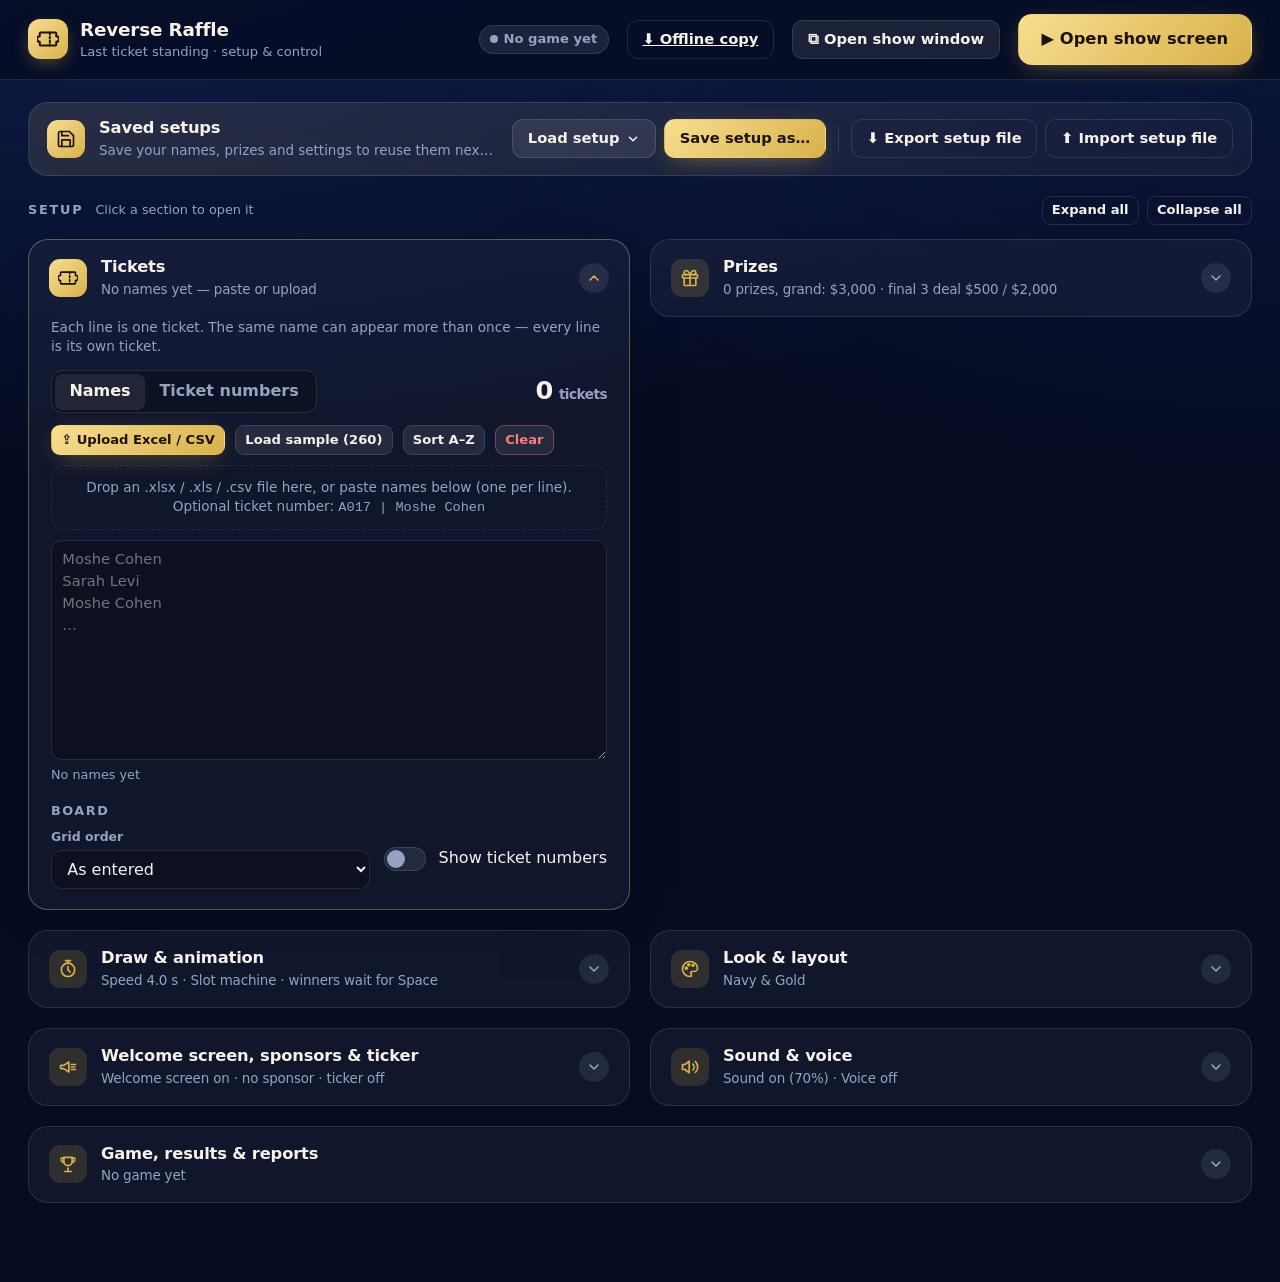
<file: index.html>
<!doctype html>
<html lang="en">
<head>
<meta charset="utf-8">
<meta name="viewport" content="width=device-width,initial-scale=1">
<title>Reverse Raffle — Live Draw</title>
<meta name="description" content="A modern reverse raffle (last ticket standing) for the big screen: prize calls, Final Three Deal, grand prize.">
<link rel="stylesheet" href="styles.css">
</head>
<body data-theme="navy">
<!-- ===================== SETUP ===================== -->
<div id="setup">
  <header class="su-head">
    <div class="brand">
      <div class="brand-mark"><svg width="22" height="22" viewBox="0 0 24 24" fill="none" stroke="currentColor" stroke-width="2.2" stroke-linecap="round" stroke-linejoin="round"><path d="M3 9a2 2 0 0 0 0 6v3a1 1 0 0 0 1 1h16a1 1 0 0 0 1-1v-3a2 2 0 0 0 0-6V6a1 1 0 0 0-1-1H4a1 1 0 0 0-1 1z"/><path d="M14 5v14" stroke-dasharray="2 2.5"/></svg></div>
      <div><h1>Reverse Raffle</h1><p>Last ticket standing · setup &amp; control</p></div>
    </div>
    <span class="pill" id="gamePill"><span class="dot"></span><span id="gamePillText">No game yet</span></span>
    <span class="pill hidden" id="displayPill"><span class="dot"></span>Show window connected</span>
    <a class="btn ghost hidden" id="dlOffline" href="reverse-raffle.html" download="reverse-raffle.html" title="One file that works with no internet">⬇ Offline copy</a>
    <button class="btn" id="btnPopout" title="Open the show in its own window for the projector; keep these controls on the laptop">⧉ Open show window</button>
    <button class="btn primary lg" id="btnOpenShow">▶ Open show screen</button>
  </header>

  <div class="livebar hidden" id="livebar">
    <div class="card">
      <span class="pill" id="lbPhase"><span class="dot"></span><span>Paused</span></span>
      <span class="lstat">Called <b id="lbCalled">0</b> <span>/</span> Remaining <b id="lbRem">0</b></span>
      <span class="lstat" id="lbNext"></span>
      <button class="btn primary" data-cmd="toggle" id="lbPlay">▶ Start</button>
      <button class="btn" data-cmd="next" title="Call one name now (N)">Call next</button>
      <div class="lspeed"><span class="hint">Speed</span><input type="range" id="lbSpeed" min="0.3" max="10" step="0.1"><b id="lbSpeedV">4.0s</b></div>
      <button class="btn" data-cmd="rebuy">Re-buy / remove…</button>
      <button class="btn" data-cmd="undo">↶ Undo</button>
      <button class="btn" data-cmd="report">Report</button>
      <button class="btn restart" data-cmd="restart" title="Start this draw over from the beginning with the same tickets, prizes and settings">↻ Restart game (same settings)</button>
    </div>
  </div>

  <main class="su-main">
    <section class="setups-bar" id="setupsBar" aria-label="Saved setups">
      <div class="sb-id">
        <span class="sb-ic"><svg viewBox="0 0 24 24" fill="none" stroke="currentColor" stroke-width="2" stroke-linecap="round" stroke-linejoin="round"><path d="M19 21H5a2 2 0 0 1-2-2V5a2 2 0 0 1 2-2h11l5 5v11a2 2 0 0 1-2 2z"/><path d="M17 21v-8H7v8M7 3v5h8"/></svg></span>
        <span class="sb-tt"><b>Saved setups</b><span class="sb-cur" id="setupCur">Not saved yet</span></span>
      </div>
      <div class="sb-acts">
        <div class="sb-load">
          <button type="button" class="btn" id="btnLoadSetup" aria-haspopup="true" aria-expanded="false">Load setup <svg class="sb-caret" viewBox="0 0 24 24" fill="none" stroke="currentColor" stroke-width="2.6" stroke-linecap="round" stroke-linejoin="round"><path d="m6 9 6 6 6-6"/></svg></button>
          <div class="sb-menu hidden" id="setupMenu" role="menu"></div>
        </div>
        <button type="button" class="btn primary" id="btnSaveSetup">Save setup as…</button>
        <span class="sb-sep"></span>
        <button type="button" class="btn ghost" id="btnExportSetup" title="Download this setup as a file to use on another laptop or in the offline copy">⬇ Export setup file</button>
        <button type="button" class="btn ghost" id="btnImportSetup" title="Open a setup file (.json)">⬆ Import setup file</button>
        <input type="file" id="inSetupFile" accept=".json,application/json" class="hidden">
      </div>
    </section>
    <div class="acc-bar" id="accBar">
      <span class="acc-bar-t">Setup</span>
      <span class="hint">Click a section to open it</span>
      <span class="acc-bar-btns"><button type="button" class="btn sm ghost" id="btnExpandAll">Expand all</button><button type="button" class="btn sm ghost" id="btnCollapseAll">Collapse all</button></span>
    </div>
    <!-- tickets -->
    <section class="card" id="cardTickets">
      <h2><span class="num">1</span>Tickets</h2>
      <p class="sub">Each line is one ticket. The same name can appear more than once — every line is its own ticket.</p>
      <div class="row" style="justify-content:space-between">
        <div class="seg" id="modeSeg"><button data-mode="names">Names</button><button data-mode="numbers">Ticket numbers</button></div>
        <div class="count-big" id="ticketCount">0<small>tickets</small></div>
      </div>
      <div id="namesPane">
        <div class="row" style="margin-top:12px">
          <label class="btn primary sm" for="fileIn">⇪ Upload Excel / CSV</label>
          <input type="file" id="fileIn" accept=".xlsx,.xls,.csv,.ods,.txt" hidden>
          <button class="btn sm" id="btnSample">Load sample (260)</button>
          <button class="btn sm" id="btnSortAZ">Sort A–Z</button>
          <button class="btn sm danger" id="btnClearNames">Clear</button>
        </div>
        <div class="picker hidden" id="picker"></div>
        <div class="drop" id="drop" style="margin-top:10px">Drop an .xlsx / .xls / .csv file here, or paste names below (one per line). Optional ticket number: <code>A017 | Moshe Cohen</code></div>
        <textarea id="namesText" spellcheck="false" placeholder="Moshe Cohen&#10;Sarah Levi&#10;Moshe Cohen&#10;…" style="margin-top:10px"></textarea>
        <div class="hint" id="namesInfo"></div>
      </div>
      <div id="numbersPane" class="hidden">
        <p class="hint" style="margin-top:12px">Add one or more ticket sequences. Mark a sequence <b>Exclude</b> to take out unsold tickets (e.g. A141–A150).</p>
        <div class="seqrow seqhead"><span>Prefix</span><span>From</span><span>To</span><span>Digits</span><span>Colour</span><span>Exclude</span><span></span></div>
        <div id="seqRows"></div>
        <div class="row"><button class="btn sm" id="btnAddSeq">+ Add sequence</button><span class="hint" id="seqInfo"></span></div>
      </div>
      <h3>Board</h3>
      <div class="row">
        <label class="field"><span>Grid order</span><select id="gridOrder"><option value="entered">As entered</option><option value="alpha">A–Z</option><option value="shuffle">Shuffled</option></select></label>
        <label class="switch" id="showNoWrap"><input type="checkbox" id="showNumbers"> Show ticket numbers</label>
      </div>
      <div class="hint warn hidden" id="namesLocked" style="margin-top:10px"></div>
    </section>

    <!-- prizes -->
    <section class="card" id="cardPrizes">
      <h2><span class="num">2</span>Prizes</h2>
      <p class="sub">A prize goes to the ticket called at that call number. Example: call #20 wins a $50 gift card.</p>
      <div class="row">
        <label class="field" style="flex:2"><span>Prize list</span><select id="listSel"></select></label>
        <button class="btn sm" id="btnListNew">New</button>
        <button class="btn sm" id="btnListDup">Duplicate</button>
        <button class="btn sm" id="btnListRen">Rename</button>
        <button class="btn sm danger" id="btnListDel">Delete</button>
      </div>
      <div class="plist" id="prizeRows" style="margin-top:12px"></div>
      <div class="row" style="margin-top:10px">
        <button class="btn sm primary" id="btnAddPrize">+ Add prize</button>
        <button class="btn sm" id="btnSortPrizes">Sort by call #</button>
        <button class="btn sm danger" id="btnClearPrizes">Clear list</button>
        <span class="hint" id="prizeSummary"></span>
      </div>
      <h3>Quick generator</h3>
      <div class="row">
        <label class="field" style="min-width:90px"><span>Every</span><input type="number" id="genEvery" min="1" value="20"></label>
        <label class="field" style="min-width:90px"><span>Starting at call #</span><input type="number" id="genStart" min="1" value="20"></label>
        <label class="field" style="min-width:90px"><span>Up to call #</span><input type="number" id="genEnd" min="1" placeholder="auto"></label>
        <label class="field" style="flex:2"><span>Prize text ({n} = prize no., {call} = call no.)</span><input type="text" id="genText" value="Prize #{n}"></label>
        <button class="btn sm" id="btnGen" style="align-self:flex-end">Generate</button>
      </div>
      <h3>Finale</h3>
      <div class="row">
        <label class="field" style="flex:2"><span>Grand prize (“Play for it all” amount)</span><input type="text" id="grandPrize" placeholder="e.g. $3,000"></label>
        <label class="field" style="min-width:110px;flex:0 0 120px"><span>Finalists (last N)</span><input type="number" id="finalists" min="0" max="50"></label>
      </div>
      <div class="row">
        <label class="switch"><input type="checkbox" id="splitOn"> Offer the finalists the <b id="dealNameL">Final Three Deal</b></label>
      </div>
      <div class="row" id="dealRow">
        <label class="field"><span>Deal: each runner-up gets</span><input type="text" id="dealRunner" placeholder="e.g. $500"></label>
        <label class="field"><span>Deal: last one standing gets</span><input type="text" id="dealWinner" placeholder="e.g. $2,000"></label>
      </div>
      <div class="row"><label class="field"><span>Deal question on screen</span><input type="text" id="splitPrompt"></label></div>
      <div class="hint deal-prev" id="dealPreview"></div>
    </section>

    <!-- draw -->
    <section class="card" id="cardDraw">
      <h2><span class="num">3</span>Draw &amp; animation</h2>
      <p class="sub">Speed can also be changed live during the show (<span class="kbd">↑</span> <span class="kbd">↓</span> or <span class="kbd">+</span> <span class="kbd">−</span>).</p>
      <div class="row">
        <label class="field" style="flex:3"><span>Seconds between calls</span><input type="range" id="speedR" min="0.3" max="10" step="0.1"></label>
        <label class="field" style="flex:0 0 100px"><span>&nbsp;</span><input type="number" id="speedN" min="0.05" max="60" step="0.1"></label>
      </div>
      <div class="row">
        <label class="switch"><input type="checkbox" id="finalOn"> Slower final stretch</label>
        <label class="field" style="flex:0 0 120px"><span>Last … tickets</span><input type="number" id="finalLast" min="2"></label>
        <label class="field" style="flex:0 0 120px"><span>Seconds per call</span><input type="number" id="finalSpeed" min="0.05" step="0.5"></label>
      </div>
      <h3>When a prize is won</h3>
      <div class="row">
        <div class="seg" id="winPauseSeg"><button data-v="space">Wait for SPACE</button><button data-v="timed">Pause for seconds</button></div>
        <label class="field" style="flex:0 0 120px" id="winSecWrap"><span>Seconds</span><input type="number" id="winSec" min="0.2" step="0.5"></label>
      </div>
      <div class="row">
        <label class="switch"><input type="checkbox" id="suspense"> Extra suspense (drumroll) on prize calls</label>
      </div>
      <h3>Countdown</h3>
      <div class="row">
        <label class="field" style="flex:0 0 140px"><span>Pre-draw countdown (s)</span><input type="number" id="countdown" min="0" max="10"></label>
        <label class="switch"><input type="checkbox" id="cdPrize"> Also before each prize call</label>
      </div>
      <h3>Call animation</h3>
      <div class="anims" id="anims"></div>
    </section>

    <!-- look -->
    <section class="card" id="cardLook">
      <h2><span class="num">4</span>Look &amp; layout</h2>
      <p class="sub">Shown on the big screen.</p>
      <div class="row"><label class="field"><span>Event title</span><input type="text" id="title" placeholder="e.g. Annual Dinner Reverse Raffle"></label></div>
      <div class="row"><label class="field"><span>Subtitle (optional)</span><input type="text" id="subtitle" placeholder="e.g. Chabad of Akron · 5787"></label></div>
      <h3>Theme</h3>
      <div class="themes" id="themes"></div>
      <div class="row" style="margin-top:10px"><label class="switch"><input type="checkbox" id="bgAnim"> Animated background glow</label></div>
      <h3>Images</h3>
      <div class="row imgslot"><div class="thumb" id="thLogo"></div><div><b>Logo</b><div class="row"><label class="btn sm" for="inLogo">Upload</label><input type="file" id="inLogo" accept="image/*" hidden><button class="btn sm ghost" data-clear="logo">Remove</button><select id="logoPos"><option value="left">Header left</option><option value="right">Header right</option></select><label class="switch"><input type="checkbox" id="logoWhite"> Show logo in white</label></div><div class="hint">“Show logo in white” turns a dark logo white so it shows up on a dark screen.</div></div></div>
      <div class="row imgslot"><div class="thumb" id="thBg"></div><div style="flex:1"><b>Background image</b><div class="row"><label class="btn sm" for="inBg">Upload</label><input type="file" id="inBg" accept="image/*" hidden><button class="btn sm ghost" data-clear="bg">Remove</button><span class="hint">Dim</span><input type="range" id="bgDim" min="0" max="0.95" step="0.05" style="width:120px"></div></div></div>
      <h3>Layout</h3>
      <div class="row">
        <div class="field" style="flex:0 0 auto"><span>Big “just called” name</span><div class="seg" id="namePosSeg"><button type="button" data-v="top">Top</button><button type="button" data-v="center">Center of the board</button></div></div>
      </div>
      <div class="row">
        <label class="switch"><input type="checkbox" id="bigBoard"> Big Board only (no animation, full-screen grid)</label>
      </div>
      <div class="row">
        <label class="field"><span>Animation area size</span><input type="range" id="stageShare" min="12" max="42" step="1"></label>
        <label class="field" style="flex:0 0 170px"><span>Winners panel</span><select id="winnersPanel"><option value="side">Side panel</option><option value="top">Across the top</option><option value="both">Top + side</option><option value="off">Off</option></select></label>
      </div>
    </section>

    <!-- ads -->
    <section class="card" id="cardAds">
      <h2><span class="num">5</span>Welcome screen, sponsors &amp; ticker</h2>
      <p class="sub">Promote sponsors before, during and after the draw. Press <span class="kbd">W</span> on the show to bring up the welcome screen any time.</p>
      <h3>Welcome / idle screen</h3>
      <div class="row imgslot"><div class="thumb" id="thWelcome"></div><div><b>Welcome image</b> <span class="hint">(logo or sponsor; uses the logo if empty)</span><div class="row"><label class="btn sm" for="inWelcome">Upload</label><input type="file" id="inWelcome" accept="image/*" hidden><button class="btn sm ghost" data-clear="welcome">Remove</button></div></div></div>
      <div class="row"><label class="field"><span>Welcome headline</span><input type="text" id="welTitle" placeholder="(uses the event title)"></label><label class="field"><span>Line under it</span><input type="text" id="welSub"></label></div>
      <div class="row">
        <label class="switch"><input type="checkbox" id="welBefore"> Before the draw</label>
        <label class="switch"><input type="checkbox" id="welPaused"> While paused, after</label>
        <input type="number" id="welPausedSec" min="3" style="width:80px"> <span class="hint">seconds</span>
        <label class="switch"><input type="checkbox" id="welAfter"> After the draw</label>
      </div>
      <h3>Sponsor panel</h3>
      <div class="row imgslot"><div class="thumb" id="thSponsor"></div><div><b>Sponsor image</b><div class="row"><label class="btn sm" for="inSponsor">Upload</label><input type="file" id="inSponsor" accept="image/*" hidden><button class="btn sm ghost" data-clear="sponsor">Remove</button>
        <select id="sponsorPos"><option value="off">Hidden</option><option value="left">Left side</option><option value="right">Right side</option></select>
        <select id="sponsorSize"><option value="small">Small</option><option value="large">Large</option></select></div></div></div>
      <h3>News ticker</h3>
      <div class="row"><label class="switch"><input type="checkbox" id="tickOn"> Show a ticker along the bottom</label></div>
      <div class="row"><label class="field"><span>Ticker text</span><input type="text" id="tickText" placeholder="Thank you to our sponsors …"></label></div>
      <div class="row">
        <label class="field" style="flex:0 0 120px"><span>Font size</span><input type="number" id="tickSize" min="1" max="8" step="0.2"></label>
        <label class="field" style="flex:0 0 120px"><span>Speed</span><select id="tickSpeed"><option value="slow">Slow</option><option value="med">Medium</option><option value="fast">Fast</option></select></label>
        <label class="field" style="flex:0 0 70px"><span>Text</span><input type="color" id="tickFg"></label>
        <label class="field" style="flex:0 0 70px"><span>Background</span><input type="color" id="tickBg"></label>
      </div>
    </section>

    <!-- sound -->
    <section class="card" id="cardSound">
      <h2><span class="num">6</span>Sound &amp; voice</h2>
      <p class="sub">All sounds are generated live — no files needed.</p>
      <div class="row"><label class="switch"><input type="checkbox" id="soundOn"> Sound effects (ticks, drumroll, fanfare)</label><button class="btn sm" id="btnTestSound">Test</button></div>
      <div class="row"><label class="field"><span>Volume</span><input type="range" id="volume" min="0" max="1" step="0.05"></label></div>
      <div class="row"><label class="switch"><input type="checkbox" id="ttsOn"> Read each called name aloud</label><button class="btn sm" id="btnTestVoice">Test</button></div>
      <div class="row">
        <label class="field" style="flex:2"><span>Voice</span><select id="ttsVoice"><option value="">Default voice</option></select></label>
        <label class="field"><span>Rate</span><input type="range" id="ttsRate" min="0.6" max="1.6" step="0.05"></label>
      </div>
      <div class="row"><label class="switch"><input type="checkbox" id="ttsOnlyWinners"> Only read winners aloud</label></div>
    </section>

    <!-- game -->
    <section class="card wide" id="cardGame">
      <h2><span class="num">7</span>Game, results &amp; reports</h2>
      <p class="sub" id="gameSummary">No game in progress. Press “Open show screen” to start a new draw with the tickets above.</p>
      <div class="row">
        <button class="btn primary" id="btnOpenShow2">▶ Open show screen</button>
        <button class="btn restart" data-cmd="restart" id="btnRestart" title="Start this draw over from the beginning with the same tickets, prizes and settings">↻ Restart game (same settings)</button>
        <button class="btn" data-cmd="undo">↶ Undo last action</button>
        <button class="btn" data-cmd="rebuy">Re-buy / remove…</button>
        <button class="btn" data-cmd="report">View / print draw report</button>
        <button class="btn" id="btnExport">⬇ Results CSV</button>
        <button class="btn" id="btnExportAudit">⬇ Audit log CSV</button>
        <button class="btn danger" id="btnReset" title="Clear the draw and go back to setup">Reset game…</button>
      </div>
      <table class="wtable" id="winTable"></table>
      <h3>Keyboard on the show screen</h3>
      <p class="hint"><span class="kbd">Space</span> pause / continue · <span class="kbd">N</span> call next · <span class="kbd">F</span> full screen · <span class="kbd">↑</span>/<span class="kbd">↓</span> or <span class="kbd">+</span>/<span class="kbd">−</span> speed · <span class="kbd">U</span> undo · <span class="kbd">R</span> re-buy · <span class="kbd">W</span> welcome screen · <span class="kbd">E</span> back to setup · <span class="kbd">M</span> sound · <span class="kbd">V</span> voice · <span class="kbd">D</span>/<span class="kbd">P</span> Final Three Deal: take the deal / play for it all · <span class="kbd">?</span> help</p>
      <div class="factory">
        <h3>Factory reset</h3>
        <p class="hint">Restores every setting to the defaults this app ships with: names, prizes, saved setups, images, colors, text, sounds and the current game. This is not “Restart game (same settings)”, which keeps all of that and only starts the draw over.</p>
        <button type="button" class="btn danger fill" id="btnFactory">Factory reset — restore all default settings</button>
      </div>
    </section>
  </main>
</div>

<!-- ===================== SHOW ===================== -->
<div id="show" class="hidden">
  <div class="bg-layer"><div class="bg-img" id="bgImg"></div><div class="bg-aurora"></div><div class="bg-dim" id="bgDimL"></div></div>
  <header class="s-head" id="sHead">
    <div class="s-brand"><img id="sLogo" alt="" class="hidden"><div class="s-title" id="sTitle"></div></div>
    <div class="s-wtop" id="sWinTop"></div>
    <div class="s-chip" id="sChip"><span class="dot"></span><span id="sChipT">Ready</span></div>
  </header>
  <div class="s-board" id="sBoard">
    <aside class="s-sponsor s-panel hidden" id="sSpL"><img alt="Sponsor"></aside>
    <div class="s-maincol" id="sMain">
      <div class="s-stage-row" id="sStageRow">
        <div class="s-panel s-stage" id="sStage"><div class="lever" id="sLever" aria-hidden="true"><div class="lever-slot"></div><div class="lever-arm" id="sLeverArm"></div><div class="lever-knob" id="sLeverKnob"></div><div class="lever-hub"></div></div><div class="s-stage-label" id="sStageLabel">Reverse raffle</div><div class="s-stage-win" id="sStageWin"></div><div class="s-stage-sub" id="sStageSub"></div></div>
      </div>
      <div class="s-gridwrap" id="sGridWrap"><div class="s-grid" id="sGrid"></div><div class="s-spot" id="sSpot"></div></div>
    </div>
    <div class="s-right" id="sRight">
      <div class="s-panel s-count" id="sCount">
        <div class="nums"><div><div class="k">Called</div><div class="v" id="sCalled">0</div></div><div><div class="k">Remaining</div><div class="v rem" id="sRem">0</div></div></div>
        <div class="bar"><i id="sBar" style="width:0"></i></div>
        <div class="sp" id="sSpeedInfo"></div>
      </div>
      <div class="s-panel s-next" id="sNext"></div>
      <aside class="s-side s-panel" id="sSide"><h3>Winners</h3><ol id="sWinList"></ol><div class="s-grandbox" id="sGrandBox"></div></aside>
    </div>
    <aside class="s-sponsor s-panel hidden" id="sSpR"><img alt="Sponsor"></aside>
  </div>
  <div class="s-ticker hidden" id="sTicker"><div class="s-ticker-track" id="sTickTrack"></div></div>

  <div class="ov" id="ovWinner"><div class="wcard">
    <div class="kick" id="wKick">Winner · Call #20</div>
    <svg class="trophy" viewBox="0 0 64 64" fill="none" stroke="currentColor" stroke-width="3" stroke-linejoin="round" stroke-linecap="round"><path d="M20 8h24v14a12 12 0 0 1-24 0z" fill="currentColor" fill-opacity=".18"/><path d="M20 12H10v4a10 10 0 0 0 10 10M44 12h10v4a10 10 0 0 1-10 10"/><path d="M32 34v10M24 56h16M26 44h12l2 12H24z"/></svg>
    <div><span class="w-no hidden" id="wNo"></span></div>
    <div class="w-name" id="wName"></div>
    <div class="w-prize" id="wPrize"></div>
    <div class="w-hint" id="wHint"></div>
  </div></div>
  <div class="ov" id="ovFinal"><div class="f-wrap">
    <div class="kick" id="fKick">Final round</div>
    <div class="f-title gold" id="fTitle">Our 3 finalists</div>
    <div class="f-cards" id="fCards"></div>
    <div class="f-prompt" id="fPrompt"></div>
    <div class="f-deal" id="fDeal">
      <div class="f-opt f-opt-deal"><div class="f-opt-k">Take the deal</div><div class="f-opt-l"><b id="fDealRu"></b><span id="fDealRuT"></span></div><div class="f-opt-l"><b id="fDealWin"></b><span>last one standing</span></div></div>
      <div class="f-or">or</div>
      <div class="f-opt f-opt-all"><div class="f-opt-k">Play for it all</div><div class="f-opt-amt gold" id="fAll"></div><div class="f-opt-l"><span>last one standing takes it all</span></div></div>
    </div>
    <div class="f-btns" id="fBtns"><button class="btn lg" data-cmd="deal" id="fSplit">Take the deal <span class="kbd">D</span></button><button class="btn primary lg" data-cmd="continue" id="fCont">Play for it all <span class="kbd">P</span></button></div>
  </div></div>
  <div class="ov ov-grand" id="ovGrand"><div class="rays"></div><div class="g-wrap">
    <div class="g-kick" id="gKick">Grand prize winner</div>
    <div class="g-name gold" id="gName"></div>
    <div class="g-prize" id="gPrize"></div>
    <div class="g-sub" id="gSub"></div>
  </div></div>
  <div class="ov ov-cd" id="ovCd"><div class="cd-ring"></div><div class="cd-num gold" id="cdNum">3</div></div>
  <div class="ov ov-welcome" id="ovWel"><div class="bg-layer" style="z-index:-1"><div class="bg-aurora" style="opacity:1"></div></div><div class="wel">
    <div class="wel-badge" id="welBadge">Reverse raffle</div>
    <img id="welImg" alt="" class="hidden">
    <div class="wel-title gold" id="welTitleT"></div>
    <div class="wel-sub" id="welSubT"></div>
  </div></div>
  <div class="s-help hidden" id="sHelp">
    <b style="display:block;margin-bottom:6px">Keyboard</b>
    <div><span>Pause / continue</span><span class="kbd">Space</span></div>
    <div><span>Call next name now</span><span class="kbd">N</span></div>
    <div><span>Full screen</span><span class="kbd">F</span></div>
    <div><span>Slower / faster</span><span><span class="kbd">↑</span> <span class="kbd">↓</span> <span class="kbd">+</span> <span class="kbd">−</span></span></div>
    <div><span>Undo last action</span><span class="kbd">U</span></div>
    <div><span>Re-buy / remove</span><span class="kbd">R</span></div>
    <div><span>Welcome screen</span><span class="kbd">W</span></div>
    <div><span>Sound on/off · voice</span><span><span class="kbd">M</span> <span class="kbd">V</span></span></div>
    <div><span>Final Three Deal: take the deal · play for it all</span><span><span class="kbd">D</span> <span class="kbd">P</span></span></div>
    <div><span>Back to setup</span><span class="kbd">E</span></div>
  </div>
  <div class="s-drawer" id="sDrawer">
    <button class="btn primary sm" data-cmd="toggle" id="dPlay">▶ Start</button>
    <button class="btn sm" data-cmd="next">Next</button>
    <div class="sep"></div>
    <div class="sp"><span>Speed</span><input type="range" id="dSpeed" min="0.3" max="10" step="0.1"><b id="dSpeedV">4s</b></div>
    <div class="sep"></div>
    <button class="btn sm" data-cmd="undo" title="Undo (U)">↶</button>
    <button class="btn sm" data-cmd="rebuy" title="Re-buy / remove (R)">Re-buy</button>
    <button class="btn sm" data-cmd="sound" id="dSound" title="Sound (M)">🔊</button>
    <button class="btn sm" data-cmd="voice" id="dVoice" title="Voice (V)">🗣</button>
    <button class="btn sm" data-cmd="restart" title="Restart game, same settings">↻ Restart</button>
    <button class="btn sm" data-cmd="welcome" title="Welcome screen (W)">W</button>
    <button class="btn sm" data-cmd="fs" title="Full screen (F)">⛶</button>
    <button class="btn sm" data-cmd="help">?</button>
    <button class="btn sm" data-cmd="setup" id="dSetup" title="Setup (E)">Setup</button>
  </div>
  <canvas id="fx"></canvas>
</div>

<div class="toasts" id="toasts"></div>
<script src="https://cdn.sheetjs.com/xlsx-0.20.3/package/dist/xlsx.full.min.js"></script>
<script src="app.js"></script>
</body>
</html>
</file>
<file: styles.css>
:root{--font:"Inter","SF Pro Display","Segoe UI Variable","Segoe UI",system-ui,-apple-system,Roboto,"Helvetica Neue",Arial,"Noto Sans Hebrew","Arial Hebrew",sans-serif;--r:16px;--ease:cubic-bezier(.2,.8,.2,1)}
*{box-sizing:border-box}
html,body{margin:0;height:100%}
body{font-family:var(--font);background:var(--bg);color:var(--text);-webkit-font-smoothing:antialiased;line-height:1.4}
button,input,select,textarea{font:inherit;color:inherit}
.hidden{display:none!important}

/* ---------- themes ---------- */
body,body[data-theme="navy"]{--bg:#060c22;--bg2:#0c1840;--bg3:#132561;--panel:rgba(255,255,255,.045);--panel2:rgba(255,255,255,.085);--line:rgba(255,255,255,.11);--text:#f6f2e7;--muted:#97a2c3;--accent:#d8b14a;--accent2:#f8de8f;--accentInk:#1b1405;--cell:rgba(255,255,255,.065);--cellLine:rgba(255,255,255,.09);--outText:rgba(190,202,235,.27);--outBg:rgba(255,255,255,.018);--glow:rgba(216,177,74,.55);--danger:#ff7b7b;--ok:#4fd1a1;--input:rgba(0,0,0,.25);color-scheme:dark}
body[data-theme="emerald"]{--bg:#030605;--bg2:#08170f;--bg3:#0d2a1d;--panel:rgba(255,255,255,.04);--panel2:rgba(255,255,255,.08);--line:rgba(255,255,255,.1);--text:#eefaf3;--muted:#8ea79a;--accent:#20c486;--accent2:#86f3c9;--accentInk:#02140c;--cell:rgba(255,255,255,.055);--cellLine:rgba(255,255,255,.08);--outText:rgba(200,235,220,.24);--outBg:rgba(255,255,255,.015);--glow:rgba(32,196,134,.5);--input:rgba(0,0,0,.35);color-scheme:dark}
body[data-theme="royal"]{--bg:#f3f6fd;--bg2:#e4ebfb;--bg3:#d5e0fb;--panel:#ffffff;--panel2:#f0f4fd;--line:rgba(20,45,120,.13);--text:#0c1a4a;--muted:#5a6891;--accent:#1f4fd8;--accent2:#4b86ff;--accentInk:#ffffff;--cell:#ffffff;--cellLine:rgba(20,45,120,.12);--outText:rgba(12,26,74,.24);--outBg:rgba(12,26,74,.035);--glow:rgba(31,79,216,.35);--danger:#d33;--ok:#0e9f6e;--input:#fff;color-scheme:light}
body[data-theme="burgundy"]{--bg:#16050b;--bg2:#2d0a16;--bg3:#46122a;--panel:rgba(255,255,255,.045);--panel2:rgba(255,255,255,.085);--line:rgba(255,255,255,.11);--text:#fbf0ea;--muted:#c49aa8;--accent:#e6bd72;--accent2:#ffe2a8;--accentInk:#2a0f05;--cell:rgba(255,255,255,.06);--cellLine:rgba(255,255,255,.09);--outText:rgba(240,200,215,.25);--outBg:rgba(255,255,255,.015);--glow:rgba(230,189,114,.5);--input:rgba(0,0,0,.3);color-scheme:dark}
body[data-theme="violet"]{--bg:#0a0820;--bg2:#17123d;--bg3:#251d5f;--panel:rgba(255,255,255,.045);--panel2:rgba(255,255,255,.085);--line:rgba(255,255,255,.11);--text:#f1efff;--muted:#a5a0cf;--accent:#b7a4ff;--accent2:#e6deff;--accentInk:#140d38;--cell:rgba(255,255,255,.06);--cellLine:rgba(255,255,255,.09);--outText:rgba(215,210,255,.25);--outBg:rgba(255,255,255,.015);--glow:rgba(183,164,255,.5);--input:rgba(0,0,0,.3);color-scheme:dark}

/* ---------- shared controls ---------- */
.btn{display:inline-flex;align-items:center;justify-content:center;gap:.45em;border:1px solid var(--line);background:var(--panel2);color:var(--text);padding:.55em 1em;border-radius:11px;cursor:pointer;font-weight:600;font-size:.92rem;transition:background .2s,transform .1s,border-color .2s;white-space:nowrap}
.btn:hover{border-color:color-mix(in srgb,var(--accent) 55%,transparent)}
.btn:active{transform:translateY(1px)}
.btn:focus-visible,input:focus-visible,select:focus-visible,textarea:focus-visible{outline:2px solid var(--accent);outline-offset:2px}
.btn.primary{background:linear-gradient(135deg,var(--accent2),var(--accent));color:var(--accentInk);border-color:transparent;box-shadow:0 6px 24px -8px var(--glow)}
.btn.danger{color:var(--danger);border-color:color-mix(in srgb,var(--danger) 40%,transparent)}
.btn.danger.fill{background:var(--danger);color:#2a0a0a;border-color:transparent;font-weight:750}
.btn.danger.fill:hover{filter:brightness(1.06)}
.factory{margin-top:22px;padding:16px 16px 14px;border:1px solid color-mix(in srgb,var(--danger) 45%,transparent);border-radius:14px;background:color-mix(in srgb,var(--danger) 8%,transparent)}
.factory h3{margin:0 0 6px;color:var(--danger);font-size:1.05rem}
.btn.ghost{background:transparent}
.btn.restart{border-color:color-mix(in srgb,var(--accent) 70%,transparent);color:var(--accent);font-weight:750;background:color-mix(in srgb,var(--accent) 12%,var(--panel2))}
.dim-off{opacity:.5}
.deal-prev{margin-top:8px}
.btn.sm{padding:.35em .7em;font-size:.82rem;border-radius:9px}
.btn.lg{padding:.8em 1.4em;font-size:1.02rem;border-radius:14px}
.btn.icon{padding:.4em .55em}
.btn[disabled]{opacity:.45;cursor:not-allowed}
input[type=text],input[type=number],input[type=search],select,textarea{background:var(--input);border:1px solid var(--line);border-radius:10px;padding:.5em .7em;min-width:0}
textarea{width:100%;resize:vertical}
input[type=color]{width:44px;height:34px;border:1px solid var(--line);border-radius:9px;background:var(--input);padding:2px;cursor:pointer}
input[type=range]{accent-color:var(--accent);width:100%}
input[type=checkbox]{accent-color:var(--accent);width:18px;height:18px}
label{cursor:pointer}
.switch{display:inline-flex;align-items:center;gap:.6em;cursor:pointer;user-select:none}
.switch input{appearance:none;width:42px;height:24px;border-radius:99px;background:var(--panel2);border:1px solid var(--line);position:relative;cursor:pointer;transition:background .2s;flex:none}
.switch input::after{content:"";position:absolute;top:2px;left:2px;width:18px;height:18px;border-radius:50%;background:var(--muted);transition:transform .2s var(--ease),background .2s}
.switch input:checked{background:color-mix(in srgb,var(--accent) 35%,transparent);border-color:var(--accent)}
.switch input:checked::after{transform:translateX(18px);background:var(--accent)}

/* ---------- setup ---------- */
#setup{min-height:100vh;background:radial-gradient(1200px 600px at 10% -10%,color-mix(in srgb,var(--bg3) 70%,transparent),transparent),radial-gradient(900px 500px at 100% 0%,color-mix(in srgb,var(--bg2) 80%,transparent),transparent),var(--bg)}
.su-head{position:sticky;top:0;z-index:20;display:flex;align-items:center;gap:18px;padding:14px 28px;background:color-mix(in srgb,var(--bg) 80%,transparent);backdrop-filter:blur(14px);border-bottom:1px solid var(--line);flex-wrap:wrap}
.brand{display:flex;align-items:center;gap:12px;margin-right:auto}
.brand-mark{width:40px;height:40px;border-radius:12px;display:grid;place-items:center;background:linear-gradient(135deg,var(--accent2),var(--accent));color:var(--accentInk);box-shadow:0 6px 20px -6px var(--glow)}
.brand h1{font-size:1.15rem;margin:0;letter-spacing:-.01em}
.brand p{margin:0;color:var(--muted);font-size:.82rem}
.pill{display:inline-flex;align-items:center;gap:.4em;padding:.35em .8em;border-radius:99px;background:var(--panel2);border:1px solid var(--line);font-size:.82rem;color:var(--muted);font-weight:600}
.pill.live{color:var(--ok);border-color:color-mix(in srgb,var(--ok) 40%,transparent)}
.pill .dot{width:8px;height:8px;border-radius:50%;background:currentColor}
.su-main{max-width:1500px;margin:0 auto;padding:22px 28px 80px;display:grid;grid-template-columns:repeat(auto-fit,minmax(min(100%,560px),1fr));gap:20px;align-items:start}
.card{background:var(--panel);border:1px solid var(--line);border-radius:20px;padding:20px 22px;box-shadow:0 20px 60px -40px rgba(0,0,0,.6)}
.card.wide{grid-column:1/-1}
.card h2{margin:0 0 4px;font-size:1.05rem;display:flex;align-items:center;gap:10px;letter-spacing:-.01em}
.card h2 .num{width:26px;height:26px;border-radius:8px;display:grid;place-items:center;font-size:.8rem;background:color-mix(in srgb,var(--accent) 18%,transparent);color:var(--accent)}
.card .sub{color:var(--muted);font-size:.85rem;margin:0 0 14px}
.card h3{font-size:.8rem;text-transform:uppercase;letter-spacing:.12em;color:var(--muted);margin:18px 0 8px}
.row{display:flex;gap:10px;align-items:center;flex-wrap:wrap}
.row+.row{margin-top:10px}
.field{display:flex;flex-direction:column;gap:5px;flex:1;min-width:140px}
.field>span{font-size:.78rem;color:var(--muted);font-weight:600}
.hint{font-size:.8rem;color:var(--muted)}
.warn{color:var(--danger)}
.okc{color:var(--ok)}
.seg{display:inline-flex;background:var(--input);border:1px solid var(--line);border-radius:11px;padding:3px}
.seg button{border:0;background:transparent;padding:.4em .9em;border-radius:8px;cursor:pointer;font-weight:600;color:var(--muted)}
.seg button.on{background:var(--panel2);color:var(--text);box-shadow:0 1px 0 var(--line)}
.count-big{font-size:1.6rem;font-weight:800;letter-spacing:-.02em}
.count-big small{font-size:.85rem;color:var(--muted);font-weight:600;margin-left:6px}
#namesText{min-height:220px;font-size:.92rem;line-height:1.5}
.drop{border:1.5px dashed var(--line);border-radius:14px;padding:12px;text-align:center;color:var(--muted);font-size:.85rem;transition:.2s}
.drop.over{border-color:var(--accent);background:color-mix(in srgb,var(--accent) 8%,transparent)}
.picker{border:1px solid var(--accent);border-radius:14px;padding:14px;margin-top:12px;background:color-mix(in srgb,var(--accent) 6%,transparent)}
.picker .cols{display:grid;grid-template-columns:repeat(auto-fill,minmax(180px,1fr));gap:8px;margin:10px 0}
.picker .col{border:1px solid var(--line);border-radius:10px;padding:8px 10px;background:var(--panel)}
.picker .col b{display:block;font-size:.85rem}
.picker .col i{display:block;font-style:normal;color:var(--muted);font-size:.75rem;white-space:nowrap;overflow:hidden;text-overflow:ellipsis}
.tbl{width:100%;border-collapse:collapse}
.plist{display:flex;flex-direction:column;gap:6px;max-height:420px;overflow:auto;padding-right:4px}
.prow{display:grid;grid-template-columns:34px 92px 1fr auto;gap:8px;align-items:center;background:var(--input);border:1px solid var(--line);border-radius:12px;padding:6px 8px}
.prow .pn{font-size:.75rem;color:var(--muted);text-align:center;font-weight:700}
.prow .pcall{display:flex;align-items:center;gap:4px}
.prow .pcall b{color:var(--accent)}
.prow input{width:100%;background:transparent;border-color:transparent}
.prow input:hover,.prow input:focus{border-color:var(--line);background:var(--panel)}
.prow .acts{display:flex;gap:2px}
.prow .msg{grid-column:2/-1;font-size:.75rem;margin-top:-2px}
.prow.bad{border-color:color-mix(in srgb,var(--danger) 55%,transparent)}
.prow.done{opacity:.6}
.seqrow{display:grid;grid-template-columns:70px 90px 90px 70px 50px auto auto;gap:8px;align-items:center;margin-bottom:6px}
.seqhead{font-size:.72rem;color:var(--muted);font-weight:700;text-transform:uppercase;letter-spacing:.08em}
.anims{display:grid;grid-template-columns:repeat(auto-fill,minmax(150px,1fr));gap:8px}
.anim{border:1px solid var(--line);background:var(--input);border-radius:14px;padding:12px;cursor:pointer;text-align:left;transition:.2s}
.anim b{display:block;font-size:.9rem;margin-top:6px}
.anim span{display:block;font-size:.74rem;color:var(--muted);line-height:1.3}
.anim svg{width:30px;height:30px;color:var(--accent)}
.anim.on{border-color:var(--accent);background:color-mix(in srgb,var(--accent) 12%,transparent);box-shadow:0 0 0 1px var(--accent) inset}
.themes{display:flex;gap:10px;flex-wrap:wrap}
.theme{border:1px solid var(--line);border-radius:14px;padding:8px;background:var(--input);cursor:pointer;display:flex;flex-direction:column;gap:6px;width:118px;font-size:.75rem;font-weight:600;text-align:left}
.theme i{display:block;height:44px;border-radius:9px;position:relative;overflow:hidden}
.theme i::after{content:"";position:absolute;right:8px;bottom:8px;width:18px;height:18px;border-radius:50%;background:var(--sw2)}
.theme.on{border-color:var(--accent);box-shadow:0 0 0 1px var(--accent) inset}
.imgslot{display:flex;align-items:center;gap:12px}
.imgslot .thumb{width:84px;height:56px;border-radius:10px;border:1px solid var(--line);background:var(--input) center/contain no-repeat;flex:none}
.livebar{position:sticky;top:69px;z-index:15;margin:0 auto;max-width:1500px;padding:0 28px}
.livebar .card{display:flex;flex-wrap:wrap;gap:14px;align-items:center;padding:12px 16px;border-color:color-mix(in srgb,var(--accent) 45%,transparent);background:color-mix(in srgb,var(--bg2) 85%,transparent);backdrop-filter:blur(12px)}
.livebar .lstat{font-weight:700}
.livebar .lstat span{color:var(--muted);font-weight:600}
.livebar .lspeed{display:flex;align-items:center;gap:8px;min-width:240px;flex:1}
.wtable{width:100%;border-collapse:collapse;font-size:.86rem;margin-top:8px}
.wtable th,.wtable td{padding:6px 8px;border-bottom:1px solid var(--line);text-align:left}
.wtable th{color:var(--muted);font-weight:600;font-size:.75rem;text-transform:uppercase;letter-spacing:.06em}
.kbd{display:inline-block;min-width:1.6em;padding:.05em .45em;border:1px solid var(--line);border-bottom-width:2px;border-radius:6px;font-size:.78em;font-weight:700;text-align:center;background:var(--panel2)}

/* ---------- modal ---------- */
.modal{position:fixed;inset:0;z-index:200;display:grid;place-items:center;background:rgba(2,4,14,.6);backdrop-filter:blur(6px);padding:20px}
.modal .box{width:min(560px,100%);max-height:90vh;overflow:auto;background:var(--bg2);border:1px solid var(--line);border-radius:20px;padding:22px;box-shadow:0 30px 90px rgba(0,0,0,.5);color:var(--text)}
.modal .box.big{width:min(1000px,100%)}
.modal h3{margin:0 0 8px;font-size:1.15rem}
.modal p{margin:0 0 16px;color:var(--muted)}
.modal .acts{display:flex;justify-content:flex-end;gap:10px;margin-top:14px}
.rb-cols{display:grid;grid-template-columns:1fr 1fr;gap:16px}
.rb-list{max-height:52vh;overflow:auto;border:1px solid var(--line);border-radius:12px;padding:6px}
.rb-item{display:flex;align-items:center;justify-content:space-between;gap:8px;padding:6px 8px;border-radius:8px}
.rb-item:hover{background:var(--panel2)}
.rb-item small{color:var(--muted)}
.toasts{position:fixed;left:50%;bottom:28px;transform:translateX(-50%);z-index:300;display:flex;flex-direction:column;gap:8px;align-items:center;pointer-events:none}
.toast{background:var(--bg2);border:1px solid var(--line);color:var(--text);padding:10px 16px;border-radius:12px;box-shadow:0 10px 40px rgba(0,0,0,.4);font-weight:600;font-size:.92rem;animation:tin .3s var(--ease)}
.toast.warn{border-color:var(--danger)}
@keyframes tin{from{opacity:0;transform:translateY(10px)}}

/* ---------- show ---------- */
#show{position:fixed;inset:0;overflow:hidden;display:flex;flex-direction:column;padding:1.3vh 1.4vw 1.2vh;gap:1.2vh;background:var(--bg);user-select:none}
#show.nocursor,#show.nocursor *{cursor:none!important}
.bg-layer{position:absolute;inset:0;z-index:0;pointer-events:none;background:radial-gradient(70vw 50vh at 50% -10%,color-mix(in srgb,var(--bg3) 85%,transparent),transparent 70%),radial-gradient(50vw 50vh at 0% 100%,color-mix(in srgb,var(--bg2) 90%,transparent),transparent 70%),var(--bg)}
.bg-img{position:absolute;inset:0;background:center/cover no-repeat}
.bg-dim{position:absolute;inset:0;background:var(--bg)}
.bg-aurora{position:absolute;inset:-30%;opacity:0;transition:opacity 1s;background:radial-gradient(35% 30% at 30% 40%,color-mix(in srgb,var(--accent) 22%,transparent),transparent 70%),radial-gradient(30% 35% at 70% 60%,color-mix(in srgb,var(--bg3) 90%,transparent),transparent 70%),radial-gradient(25% 25% at 60% 20%,color-mix(in srgb,var(--accent2) 12%,transparent),transparent 70%);filter:blur(30px);animation:aur 26s ease-in-out infinite alternate}
#show.anim-bg .bg-aurora{opacity:1}
@keyframes aur{0%{transform:translate(-4%,-3%) rotate(0deg) scale(1)}50%{transform:translate(5%,3%) rotate(8deg) scale(1.08)}100%{transform:translate(-2%,5%) rotate(-6deg) scale(1.02)}}
#show>*:not(.bg-layer):not(canvas):not(.ov):not(.s-drawer){position:relative;z-index:1}
.s-head{display:flex;align-items:center;gap:1.4vw;min-height:5.6vh}
.s-brand{display:flex;align-items:center;gap:1vw;min-width:0;flex:0 1 auto}
.s-brand img{height:5.4vh;max-width:16vw;object-fit:contain}
.s-brand img.white,.ov-welcome img.white{filter:brightness(0) invert(1)}
.s-title{font-size:3.1vh;font-weight:800;letter-spacing:-.01em;white-space:nowrap;overflow:hidden;text-overflow:ellipsis}
.s-title small{display:block;font-size:1.6vh;color:var(--muted);font-weight:600;letter-spacing:.18em;text-transform:uppercase}
.s-head.logo-right .s-brand{flex-direction:row-reverse}
.s-wtop{flex:1;display:flex;gap:.6vw;overflow:hidden;justify-content:center;mask-image:linear-gradient(90deg,#000 85%,transparent)}
.s-wtop .wchip{flex:none;display:flex;align-items:center;gap:.6vw;padding:.6vh .9vw;border-radius:99px;background:color-mix(in srgb,var(--accent) 12%,transparent);border:1px solid color-mix(in srgb,var(--accent) 40%,transparent);font-size:1.75vh;font-weight:700;white-space:nowrap;animation:chipIn .6s var(--ease)}
.s-wtop .wchip b{color:var(--accent)}
.s-wtop .wchip span{color:var(--muted);font-weight:600}
@keyframes chipIn{from{opacity:0;transform:translateY(-10px) scale(.9)}}
.s-chip{margin-left:auto;flex:none;display:flex;align-items:center;gap:.5vw;padding:.7vh 1vw;border-radius:99px;background:var(--panel2);border:1px solid var(--line);font-size:1.7vh;font-weight:700;color:var(--muted);white-space:nowrap}
.s-chip .dot{width:1vh;height:1vh;border-radius:50%;background:currentColor}
.s-chip.live{color:var(--ok)}
.s-chip.live .dot{animation:blink 1.4s infinite}
.s-chip.hold{color:var(--accent)}
@keyframes blink{50%{opacity:.25}}
.s-stage-row{display:grid;grid-template-columns:minmax(0,1fr);gap:1.2vw;height:var(--stageH,20vh);flex:none;transition:height .5s var(--ease)}
.s-panel{background:var(--panel);border:1px solid var(--line);border-radius:2vh;backdrop-filter:blur(8px)}
.s-next{padding:1.6vh 1.4vw;display:flex;flex-direction:column;justify-content:center;gap:.6vh;overflow:hidden}
.s-next .k{font-size:1.55vh;letter-spacing:.2em;text-transform:uppercase;color:var(--muted);font-weight:700}
.s-next .k b{color:var(--accent)}
.s-next .t{font-size:3.2vh;font-weight:800;line-height:1.1;color:var(--accent2);overflow:hidden;display:-webkit-box;-webkit-line-clamp:2;-webkit-box-orient:vertical}
.s-next .i{font-size:1.8vh;color:var(--muted);font-weight:600}
.s-next.soon{border-color:var(--accent);box-shadow:0 0 0 1px var(--accent) inset,0 0 40px -10px var(--glow);animation:soon 1.6s ease-in-out infinite}
@keyframes soon{50%{box-shadow:0 0 0 1px var(--accent) inset,0 0 60px 0 var(--glow)}}
.s-stage{position:relative;display:flex;flex-direction:column;align-items:center;justify-content:center;padding:1vh 1.5vw;overflow:hidden;background:linear-gradient(180deg,color-mix(in srgb,var(--bg3) 55%,transparent),color-mix(in srgb,var(--bg2) 40%,transparent));border-color:color-mix(in srgb,var(--accent) 30%,var(--line))}
.s-stage.prize{border-color:var(--accent);box-shadow:0 0 50px -12px var(--glow)}
.s-stage-label{font-size:1.7vh;letter-spacing:.24em;text-transform:uppercase;color:var(--muted);font-weight:800;white-space:nowrap}
.s-stage.prize .s-stage-label{color:var(--accent)}
.s-stage-win{position:relative;width:100%;flex:1;overflow:hidden;perspective:1200px;display:flex;align-items:center;justify-content:center}
.s-name{font-weight:850;font-weight:800;letter-spacing:-.02em;white-space:nowrap;text-align:center;line-height:1.05;will-change:transform}
.s-name .no{display:inline-block;font-size:.42em;vertical-align:middle;margin-right:.4em;padding:.1em .45em;border-radius:.4em;background:var(--panel2);border:1px solid var(--line);font-weight:700;letter-spacing:0}
.s-name.dim{opacity:.55}
.s-stage-sub{font-size:2vh;color:var(--muted);font-weight:700;min-height:2.6vh;white-space:nowrap;letter-spacing:.04em}
.s-stage-sub.win{color:var(--accent);font-size:2.4vh}
.reel{position:absolute;left:0;right:0;top:0;will-change:transform}
.reel>div{display:flex;align-items:center;justify-content:center;white-space:nowrap;font-weight:800;letter-spacing:-.02em}
.s-stage-win.reelmask{mask-image:linear-gradient(180deg,transparent,#000 30%,#000 70%,transparent)}
/* ----- slot machine cabinet: reel window, marquee lights, lever ----- */
.s-stage.slot{padding:1.7vh calc(1.6vw + 5vh) 1.5vh 1.6vw;border:.35vh solid color-mix(in srgb,var(--accent) 75%,transparent);background:linear-gradient(180deg,color-mix(in srgb,var(--bg3) 85%,#000),color-mix(in srgb,var(--bg2) 92%,#000));box-shadow:inset 0 0 0 .45vh color-mix(in srgb,var(--bg) 65%,transparent),inset 0 .3vh 1.2vh rgba(255,255,255,.08),0 1.2vh 4vh -1.4vh rgba(0,0,0,.65)}
.s-stage.slot::before,.s-stage.slot::after{content:"";position:absolute;left:2vh;right:calc(2vh + 5vh);height:.9vh;pointer-events:none;background:radial-gradient(circle,var(--accent2) 0 .26vh,color-mix(in srgb,var(--accent2) 30%,transparent) .3vh,transparent .42vh) 0 50%/2.2vh 100% repeat-x;opacity:.7;filter:drop-shadow(0 0 .35vh var(--glow))}
.s-stage.slot::before{top:.35vh}.s-stage.slot::after{bottom:.35vh}
.s-stage.slot.spinning::before,.s-stage.slot.spinning::after{opacity:1;animation:bulbs .32s steps(2) infinite}
.s-stage.slot.spinning::after{animation-direction:reverse}
@keyframes bulbs{to{background-position:2.2vh 50%}}
.s-stage.slot .s-stage-win{margin:.6vh 0;border-radius:1.3vh;border:.25vh solid color-mix(in srgb,var(--accent) 80%,#000);background:linear-gradient(180deg,rgba(0,0,0,.55),rgba(255,255,255,.07) 50%,rgba(0,0,0,.55)),color-mix(in srgb,var(--bg) 70%,#000);box-shadow:inset 0 0 2.2vh rgba(0,0,0,.85),0 0 0 .35vh color-mix(in srgb,var(--bg) 60%,#000)}
body[data-theme="royal"] .s-stage.slot .s-stage-win{background:linear-gradient(180deg,rgba(12,26,74,.28),rgba(255,255,255,.9) 50%,rgba(12,26,74,.28)),#fff}
.s-stage.slot .s-stage-win.reelmask{mask-image:none}
.s-stage.slot .s-stage-win::after{content:"";position:absolute;inset:0;pointer-events:none;z-index:2;border-radius:inherit;background:linear-gradient(180deg,rgba(0,0,0,.7) 0%,rgba(0,0,0,0) 30%,rgba(0,0,0,0) 70%,rgba(0,0,0,.7) 100%),linear-gradient(180deg,rgba(255,255,255,.13),rgba(255,255,255,0) 38%)}
body[data-theme="royal"] .s-stage.slot .s-stage-win::after{background:linear-gradient(180deg,rgba(12,26,74,.35) 0%,rgba(12,26,74,0) 30%,rgba(12,26,74,0) 70%,rgba(12,26,74,.35) 100%)}
.s-stage.slot .s-stage-win::before{content:"";position:absolute;left:0;right:0;top:50%;height:2.6vh;transform:translateY(-50%);z-index:3;pointer-events:none;background:var(--accent);clip-path:polygon(0 0,1.3vh 50%,0 100%,0 50%,100% 50%,100% 100%,calc(100% - 1.3vh) 50%,100% 0,100% 50%,0 50%)}
.lever{display:none;position:absolute;right:1.2vw;top:50%;width:4.4vh;height:84%;transform:translateY(-50%);pointer-events:none;z-index:4}
.s-stage.slot .lever{display:block}
.lever-slot{position:absolute;left:50%;top:9%;bottom:9%;width:1.3vh;margin-left:-.65vh;border-radius:99px;background:linear-gradient(90deg,rgba(0,0,0,.75),rgba(0,0,0,.35) 55%,rgba(255,255,255,.12));box-shadow:inset 0 0 .6vh rgba(0,0,0,.9);border:1px solid color-mix(in srgb,var(--accent) 45%,transparent)}
.lever-arm{position:absolute;left:50%;bottom:50%;width:.9vh;margin-left:-.45vh;height:36%;border-radius:.5vh;transform-origin:50% 100%;background:linear-gradient(90deg,#6f6f78,#f5f5fa 45%,#8a8a94 70%,#55555d);box-shadow:0 0 .4vh rgba(0,0,0,.6)}
.lever-knob{position:absolute;left:50%;top:14%;width:4.4vh;height:4.4vh;margin:-2.2vh 0 0 -2.2vh;border-radius:50%;background:radial-gradient(circle at 34% 30%,#ffe3e3 0,#ff5a5a 18%,#d3121f 55%,#5e0009 100%);box-shadow:0 .5vh 1.2vh rgba(0,0,0,.55),inset 0 -.4vh .8vh rgba(0,0,0,.35)}
.lever-hub{position:absolute;left:50%;top:50%;width:2.4vh;height:2.4vh;margin:-1.2vh 0 0 -1.2vh;border-radius:50%;background:radial-gradient(circle at 35% 30%,#fff,#b9b9c2 40%,#55555e);box-shadow:0 0 0 .3vh color-mix(in srgb,var(--accent) 70%,#000),0 .3vh .8vh rgba(0,0,0,.6)}
/* ----- big name in the center of the board ----- */
#show.name-center .s-stage-row{display:none}
#show.name-center .s-grid>.s-stage{position:relative;z-index:6;min-width:0;min-height:0;margin:.4vh;background:linear-gradient(180deg,color-mix(in srgb,var(--bg3) 96%,transparent),color-mix(in srgb,var(--bg2) 97%,transparent));border:.3vh solid color-mix(in srgb,var(--accent) 70%,transparent);box-shadow:0 0 0 1.2vh color-mix(in srgb,var(--bg) 55%,transparent),0 2vh 7vh rgba(0,0,0,.6),0 0 60px -10px var(--glow)}
body[data-theme="royal"] #show.name-center .s-grid>.s-stage{background:linear-gradient(180deg,#fff,#eef3fe)}
#show.name-center .s-grid>.s-stage.slot{background:linear-gradient(180deg,color-mix(in srgb,var(--bg3) 85%,#000),color-mix(in srgb,var(--bg2) 92%,#000))}
#show.name-center .s-stage-label{font-size:2vh}
#show.name-center .s-stage-sub{font-size:2.4vh}
.flipper{position:relative;transform-style:preserve-3d;display:grid;place-items:center;width:100%;height:100%}
.flipper .face{grid-area:1/1;backface-visibility:hidden;display:flex;align-items:center;justify-content:center;width:100%;height:100%}
.flipper .front{border-radius:1.6vh;background:linear-gradient(135deg,color-mix(in srgb,var(--accent) 30%,transparent),color-mix(in srgb,var(--accent2) 10%,transparent));border:1px solid var(--accent);font-weight:900;color:var(--accent2);max-width:60%}
.flipper .back{transform:rotateX(180deg)}
.ring{position:absolute;left:50%;top:50%;width:40vh;height:40vh;margin:-20vh 0 0 -20vh;border-radius:50%;border:.5vh solid var(--accent);opacity:0;pointer-events:none}
.dots{display:flex;gap:1.2vh}
.dots i{width:1.6vh;height:1.6vh;border-radius:50%;background:var(--accent);animation:dot 1s infinite}
.dots i:nth-child(2){animation-delay:.15s}.dots i:nth-child(3){animation-delay:.3s}
@keyframes dot{0%,100%{transform:scale(.5);opacity:.4}50%{transform:scale(1);opacity:1}}
.s-count{padding:1.4vh 1.4vw;display:flex;flex-direction:column;justify-content:center;gap:1vh}
.s-count .nums{display:flex;gap:1.4vw}
.s-count .nums>div{flex:1}
.s-count .k{font-size:1.5vh;letter-spacing:.2em;text-transform:uppercase;color:var(--muted);font-weight:700}
.s-count .v{font-size:5.4vh;font-weight:850;font-weight:800;line-height:1;letter-spacing:-.03em;font-variant-numeric:tabular-nums}
.s-count .v.rem{color:var(--accent2)}
.s-count .bar{height:.8vh;border-radius:99px;background:var(--panel2);overflow:hidden}
.s-count .bar i{display:block;height:100%;background:linear-gradient(90deg,var(--accent),var(--accent2));border-radius:99px;transition:width .6s var(--ease)}
.s-count .sp{font-size:1.5vh;color:var(--muted);font-weight:600}
/* big board compact row */
#show.bigboard .s-stage-row{height:8vh}
#show.bigboard .s-next .t{font-size:2.3vh;-webkit-line-clamp:1}
#show.bigboard .s-next .i{display:none}
#show.bigboard .s-count .v{font-size:3.4vh}
#show.bigboard .s-count .bar,#show.bigboard .s-count .sp{display:none}
#show.bigboard .s-stage-label{font-size:1.3vh}
#show.bigboard .s-stage-sub{display:none}
.s-board{flex:1;min-height:0;display:flex;gap:1.2vw}
.s-maincol{flex:1;min-width:0;min-height:0;display:flex;flex-direction:column;gap:1.2vh}
.s-gridwrap{position:relative;flex:1;min-width:0;min-height:0}
/* right column: count, "Up next", winners */
.s-right{width:clamp(220px,17vw,400px);flex:none;min-height:0;display:flex;flex-direction:column;gap:1.2vh}
.s-right>.s-count,.s-right>.s-next{flex:none}
.s-right .s-next{padding:1.4vh 1.2vw}
.s-right .s-count{padding:1.3vh 1.2vw}
.s-right .s-count .v{font-size:4.6vh}
.s-grid{position:absolute;inset:0;display:grid;gap:var(--gap,6px);align-content:center}
.cell{position:relative;display:flex;flex-direction:column;align-items:center;justify-content:center;text-align:center;padding:0 5%;border-radius:var(--cr,8px);background:var(--cell);border:1px solid var(--cellLine);color:var(--text);font-weight:650;font-weight:600;line-height:1.08;overflow:hidden;transition:background .6s,color .6s,opacity .6s,transform .6s var(--ease),border-color .6s,box-shadow .6s}
.cell .nm{white-space:nowrap;overflow:hidden;text-overflow:ellipsis;max-width:100%}
.cell.two .nm{white-space:normal;display:-webkit-box;-webkit-line-clamp:2;-webkit-box-orient:vertical;overflow-wrap:anywhere}
.cell .no{font-size:.62em;font-weight:800;opacity:.75;letter-spacing:.02em;line-height:1}
.cell.numonly .no{font-size:1em;opacity:1}
.cell[data-c]{border-left:.45vh solid var(--sc)}
.cell[data-c] .no{color:var(--sc)}
.cell::after{content:"";position:absolute;left:7%;right:7%;top:50%;height:max(2px,.18vh);margin-top:-1px;background:currentColor;transform:scaleX(0);transform-origin:left center;transition:transform .5s var(--ease) .15s;opacity:.85;border-radius:2px}
/* crossed-out names: bold, stark red with a strong red strike — readable from across the room */
body{--outRed:#ff4646;--outRedLine:#ff1f1f;--outRedBg:rgba(255,40,40,.11);--outRedBorder:rgba(255,70,70,.42)}
body[data-theme="burgundy"]{--outRed:#ff6b6b;--outRedLine:#ff3b3b;--outRedBg:rgba(255,60,60,.13);--outRedBorder:rgba(255,90,90,.5)}
body[data-theme="royal"]{--outRed:#d0021b;--outRedLine:#e3000f;--outRedBg:rgba(220,0,20,.07);--outRedBorder:rgba(210,0,20,.38)}
.cell.out{background:var(--outRedBg);color:var(--outRed);border-color:var(--outRedBorder);font-weight:800;transform:scale(.965)}
.cell.out .no{color:inherit}
.cell.out::after{transform:scaleX(1);background:var(--outRedLine);height:clamp(2px,.16em,6px);margin-top:calc(clamp(2px,.16em,6px) / -2);opacity:.95;box-shadow:0 0 .4vh rgba(255,0,0,.4)}
.cell.out.two::after{display:none}
.cell.out.two .nm{text-decoration:line-through;text-decoration-color:var(--outRedLine);text-decoration-thickness:max(2px,.13em)}
.cell.out.win .nm{text-decoration:none}
.cell.win{color:color-mix(in srgb,var(--accent) 85%,transparent);background:color-mix(in srgb,var(--accent) 10%,transparent);border-color:color-mix(in srgb,var(--accent) 45%,transparent)}
.cell.win::after{transform:scaleX(0)}
.cell .badge{position:absolute;top:.15em;right:.25em;font-size:.5em;font-weight:900;color:var(--accent);letter-spacing:.03em}
.cell.removed{opacity:.18;border-style:dashed}
.cell.just{animation:justOut 1.1s var(--ease)}
@keyframes justOut{0%{transform:scale(1.3);background:var(--accent);color:var(--accentInk);box-shadow:0 0 40px var(--glow);z-index:5}55%{transform:scale(1.12);background:var(--accent);color:var(--accentInk);z-index:5}100%{}}
.cell.lit{background:var(--accent)!important;color:var(--accentInk)!important;transform:scale(1.14)!important;box-shadow:0 0 30px var(--glow);z-index:4;transition-duration:.08s!important}
.cell.fin{border-color:var(--accent);color:var(--text);box-shadow:0 0 0 2px var(--accent),0 0 26px var(--glow);animation:finP 1.8s ease-in-out infinite;z-index:2}
@keyframes finP{50%{box-shadow:0 0 0 2px var(--accent),0 0 44px var(--glow)}}
.cell.grand{background:linear-gradient(135deg,var(--accent2),var(--accent));color:var(--accentInk);box-shadow:0 0 50px var(--glow);transform:scale(1.08);z-index:3}
.cell.grand::after{display:none}
.cell.back{animation:backIn 1.2s var(--ease)}
@keyframes backIn{0%{transform:scale(.6);opacity:0}60%{transform:scale(1.15);box-shadow:0 0 30px var(--ok)}100%{}}
.s-spot{position:absolute;inset:-1.5vh;pointer-events:none;opacity:0;transition:opacity .35s;border-radius:2vh;background:radial-gradient(circle at var(--sx,50%) var(--sy,50%),rgba(0,0,0,0) 0,rgba(0,0,0,0) var(--sr,80px),rgba(3,5,18,.78) calc(var(--sr,80px)*2.6));z-index:3}
body[data-theme="royal"] .s-spot{background:radial-gradient(circle at var(--sx,50%) var(--sy,50%),rgba(255,255,255,0) 0,rgba(255,255,255,0) var(--sr,80px),rgba(8,20,60,.55) calc(var(--sr,80px)*2.6))}
.s-spot.on{opacity:1}
.s-side{width:auto;flex:1;min-height:0;padding:1.6vh 1.2vw;display:flex;flex-direction:column;gap:1vh;overflow:hidden}
.s-side h3{margin:0;font-size:1.6vh;letter-spacing:.22em;text-transform:uppercase;color:var(--muted)}
.s-side ol{list-style:none;margin:0;padding:0 .4vw 0 0;display:flex;flex-direction:column;gap:.8vh;flex:1;min-height:0;overflow-y:auto;overscroll-behavior:contain;scrollbar-width:thin;scrollbar-color:color-mix(in srgb,var(--accent) 55%,transparent) transparent}
.s-side ol::-webkit-scrollbar{width:.6vw;max-width:8px}.s-side ol::-webkit-scrollbar-thumb{background:color-mix(in srgb,var(--accent) 55%,transparent);border-radius:99px}.s-side ol::-webkit-scrollbar-track{background:transparent}
.s-side li{flex-shrink:0}
.s-side li{padding:1vh .9vw;border-radius:1.4vh;background:var(--panel);border:1px solid var(--line);animation:chipIn .6s var(--ease)}
.s-side li .c{font-size:1.35vh;color:var(--accent);font-weight:800;letter-spacing:.12em;text-transform:uppercase}
.s-side li .n{font-size:2.2vh;font-weight:800;white-space:nowrap;overflow:hidden;text-overflow:ellipsis}
.s-side li .p{font-size:1.65vh;color:var(--muted);font-weight:600;white-space:nowrap;overflow:hidden;text-overflow:ellipsis}
.s-side .empty{color:var(--muted);font-size:1.7vh}
.s-grandbox{border-radius:1.6vh;padding:1.4vh 1vw;background:linear-gradient(135deg,color-mix(in srgb,var(--accent) 22%,transparent),color-mix(in srgb,var(--accent2) 6%,transparent));border:1px solid color-mix(in srgb,var(--accent) 55%,transparent)}
.s-grandbox .k{font-size:1.35vh;letter-spacing:.2em;text-transform:uppercase;color:var(--accent);font-weight:800}
.s-grandbox .t{font-size:2.4vh;font-weight:800;line-height:1.15}
.s-grandbox .f{font-size:1.5vh;color:var(--muted);font-weight:600;margin-top:.4vh}
.s-sponsor{flex:none;display:flex;align-items:center;justify-content:center;padding:1vh;overflow:hidden}
.s-sponsor.small{width:12vw}.s-sponsor.large{width:20vw}
.s-sponsor img{max-width:100%;max-height:100%;object-fit:contain;border-radius:1vh}
.s-ticker{flex:none;overflow:hidden;white-space:nowrap;border-radius:1.2vh;margin:0 -.2vw;background:var(--tbg,#000);color:var(--tfg,#fff);font-size:var(--tfs,2.6vh);font-weight:700;padding:.7vh 0}
.s-ticker-track{display:inline-block;padding-left:100%;animation:tick var(--tdur,30s) linear infinite}
@keyframes tick{to{transform:translateX(-100%)}}

/* overlays */
.ov{position:absolute;inset:0;z-index:40;display:grid;place-items:center;opacity:0;visibility:hidden;transition:opacity .45s,visibility .45s;background:color-mix(in srgb,var(--bg) 70%,transparent);backdrop-filter:blur(10px)}
.ov.on{opacity:1;visibility:visible}
.wcard{position:relative;width:min(78vw,140vh);padding:5vh 4vw 4.4vh;border-radius:4vh;text-align:center;background:linear-gradient(160deg,color-mix(in srgb,var(--bg3) 92%,#000 0%),var(--bg2) 60%,var(--bg));border:1px solid color-mix(in srgb,var(--accent) 70%,transparent);box-shadow:0 40px 120px rgba(0,0,0,.5),0 0 120px -30px var(--glow);overflow:hidden}
.ov.on .wcard{animation:pop .8s cubic-bezier(.2,1.3,.35,1)}
@keyframes pop{0%{transform:scale(.6) translateY(6vh);opacity:0}100%{transform:none;opacity:1}}
.wcard::before{content:"";position:absolute;inset:-50%;background:conic-gradient(from 0deg,transparent 0 10%,color-mix(in srgb,var(--accent) 14%,transparent) 12% 14%,transparent 16% 35%,color-mix(in srgb,var(--accent) 12%,transparent) 37% 39%,transparent 41% 60%,color-mix(in srgb,var(--accent) 14%,transparent) 62% 64%,transparent 66% 85%,color-mix(in srgb,var(--accent) 12%,transparent) 87% 89%,transparent 91%);animation:spin 30s linear infinite;pointer-events:none}
.wcard>*{position:relative}
@keyframes spin{to{transform:rotate(360deg)}}
.kick{font-size:2.3vh;letter-spacing:.35em;text-transform:uppercase;color:var(--accent);font-weight:800}
.trophy{width:12vh;height:12vh;margin:2vh auto 1vh;color:var(--accent);filter:drop-shadow(0 0 3vh var(--glow))}
.w-name{font-size:12vh;font-weight:850;font-weight:800;letter-spacing:-.03em;line-height:1.05;white-space:nowrap;margin:1vh 0}
.w-no{display:inline-block;font-size:2.6vh;font-weight:800;padding:.4vh 1.2vh;border-radius:1vh;background:var(--panel2);border:1px solid var(--line);color:var(--muted);margin-bottom:1vh}
.w-prize{font-size:5.4vh;font-weight:800;line-height:1.15;background:linear-gradient(90deg,var(--accent),var(--accent2),var(--accent));-webkit-background-clip:text;background-clip:text;color:transparent;background-size:200% 100%;animation:sheen 3s linear infinite}
@keyframes sheen{to{background-position:-200% 0}}
.w-hint{margin-top:3vh;font-size:1.9vh;color:var(--muted);font-weight:600;letter-spacing:.05em}
.gold{background:linear-gradient(100deg,var(--accent) 0%,var(--accent2) 25%,#fff 40%,var(--accent2) 55%,var(--accent) 80%);background-size:250% 100%;-webkit-background-clip:text;background-clip:text;color:transparent;animation:sheen 4s linear infinite}
body[data-theme="royal"] .gold{background:linear-gradient(100deg,var(--accent) 0%,var(--accent2) 30%,#9fc0ff 45%,var(--accent2) 60%,var(--accent) 85%);background-size:250% 100%;-webkit-background-clip:text;background-clip:text}
.ov-grand{background:radial-gradient(80vw 80vh at 50% 45%,color-mix(in srgb,var(--bg3) 95%,transparent),var(--bg) 75%)}
.rays{position:absolute;left:50%;top:45%;width:220vmax;height:220vmax;margin:-110vmax 0 0 -110vmax;background:repeating-conic-gradient(from 0deg,color-mix(in srgb,var(--accent) 13%,transparent) 0 6deg,transparent 6deg 18deg);animation:spin 60s linear infinite;mask-image:radial-gradient(circle,#000 0,transparent 45%);pointer-events:none}
.g-wrap{position:relative;text-align:center;width:92vw}
.g-kick{font-size:4.2vh;letter-spacing:.5em;text-transform:uppercase;font-weight:900;color:var(--accent2);text-shadow:0 0 4vh var(--glow)}
.g-name{font-size:20vh;font-weight:900;letter-spacing:-.035em;line-height:1.02;white-space:nowrap;margin:2vh 0;filter:drop-shadow(0 1vh 4vh rgba(0,0,0,.35))}
.g-prize{font-size:6.4vh;font-weight:800;color:var(--text)}
.g-sub{font-size:2.2vh;color:var(--muted);margin-top:3vh;font-weight:600;letter-spacing:.06em}
.ov.on .g-wrap{animation:gIn 1.4s cubic-bezier(.2,1.2,.3,1)}
@keyframes gIn{0%{transform:scale(.3);opacity:0;filter:blur(20px)}100%{}}
.f-wrap{text-align:center;width:90vw}
.f-title{font-size:7vh;font-weight:900;letter-spacing:-.02em;margin:1vh 0 3vh}
.f-cards{display:flex;flex-wrap:wrap;gap:2vh;justify-content:center;margin-bottom:4vh}
.f-card{min-width:22vw;max-width:44vw;padding:3vh 2.4vw;border-radius:2.6vh;background:var(--panel2);border:1px solid var(--accent);box-shadow:0 0 50px -14px var(--glow);font-size:5vh;font-weight:800;white-space:nowrap;overflow:hidden;text-overflow:ellipsis}
.ov.on .f-card{animation:pop .8s cubic-bezier(.2,1.3,.35,1) backwards}
.f-card small{display:block;font-size:2vh;color:var(--muted);font-weight:700}
.f-prompt{font-size:3.6vh;font-weight:700;margin-bottom:3.4vh}
.f-btns{display:flex;gap:2vw;justify-content:center}
.ov#ovFinal .f-cards{margin-bottom:2.6vh}
.ov#ovFinal .f-prompt{margin-bottom:2.4vh}
.f-deal{display:flex;align-items:stretch;justify-content:center;gap:2vw;margin:0 auto 3.4vh;max-width:86vw}
.f-opt{flex:1 1 0;max-width:38vw;padding:2.4vh 2vw;border-radius:2.6vh;background:var(--panel2);border:1px solid var(--line);display:flex;flex-direction:column;gap:1vh;justify-content:center}
.f-opt-k{font-size:2.4vh;letter-spacing:.28em;text-transform:uppercase;font-weight:900;color:var(--accent)}
.f-opt-l{font-size:2.8vh;font-weight:700;color:var(--muted);line-height:1.2}
.f-opt-l b{display:inline-block;margin-right:.5em;font-size:1.45em;font-weight:900;color:var(--text)}
.f-opt-amt{font-size:8vh;font-weight:900;line-height:1;letter-spacing:-.02em}
.f-opt-all{border-color:var(--accent);box-shadow:0 0 60px -16px var(--glow);background:linear-gradient(160deg,color-mix(in srgb,var(--accent) 16%,transparent),var(--panel2))}
.f-or{align-self:center;font-size:2.6vh;font-weight:900;letter-spacing:.3em;text-transform:uppercase;color:var(--muted)}
.ov.on .f-opt{animation:pop .8s cubic-bezier(.2,1.3,.35,1) .25s backwards}
.f-btns .btn{font-size:3vh;padding:1.6vh 4vw;border-radius:2vh}
.cd-num{font-size:40vh;font-weight:900;line-height:1;letter-spacing:-.05em}
.ov-cd{background:color-mix(in srgb,var(--bg) 55%,transparent)}
.cd-ring{position:absolute;width:56vh;height:56vh;border-radius:50%;border:1vh solid color-mix(in srgb,var(--accent) 35%,transparent)}
.ov-welcome{background:var(--bg);backdrop-filter:none}
.ov-welcome .wel{position:relative;text-align:center;display:flex;flex-direction:column;align-items:center;gap:3vh;animation:float 14s ease-in-out infinite}
@keyframes float{0%,100%{transform:translate(-1.5vw,-1vh)}50%{transform:translate(1.5vw,1vh)}}
.ov-welcome img{max-width:60vw;max-height:48vh;object-fit:contain}
.wel-title{font-size:8vh;font-weight:900;letter-spacing:-.02em;line-height:1.05}
.wel-sub{font-size:3.2vh;color:var(--muted);font-weight:600}
.wel-badge{font-size:2vh;letter-spacing:.35em;text-transform:uppercase;color:var(--accent);font-weight:800}
.s-drawer{position:absolute;left:50%;bottom:2vh;transform:translate(-50%,160%);z-index:60;display:flex;align-items:center;gap:8px;padding:10px 12px;border-radius:18px;background:color-mix(in srgb,var(--bg2) 92%,transparent);border:1px solid var(--line);box-shadow:0 20px 60px rgba(0,0,0,.5);backdrop-filter:blur(12px);transition:transform .35s var(--ease);font-size:14px}
.s-drawer.on{transform:translate(-50%,0)}
.s-drawer .sp{display:flex;align-items:center;gap:8px;min-width:220px;padding:0 6px;font-weight:700;font-size:13px}
.s-drawer .sp input{width:150px}
.s-drawer .sep{width:1px;height:26px;background:var(--line)}
#fx{position:absolute;inset:0;z-index:80;pointer-events:none;width:100%;height:100%}
.s-help{position:absolute;right:2vw;bottom:9vh;z-index:70;width:360px;padding:16px 18px;border-radius:16px;background:var(--bg2);border:1px solid var(--line);font-size:14px;box-shadow:0 20px 60px rgba(0,0,0,.5)}
.s-help div{display:flex;justify-content:space-between;gap:10px;padding:3px 0}

/* ---------- report ---------- */
#report{position:fixed;inset:0;z-index:250;background:#fff;color:#111;overflow:auto;padding:30px 40px;font-size:13px;color-scheme:light}
#report h1{font-size:22px;margin:0}
#report h2{font-size:15px;margin:22px 0 6px;border-bottom:2px solid #111;padding-bottom:4px}
#report table{width:100%;border-collapse:collapse}
#report td,#report th{border-bottom:1px solid #ddd;padding:4px 6px;text-align:left;vertical-align:top}
#report th{background:#f3f3f3}
#report .rtools{position:sticky;top:-30px;background:#fff;padding:10px 0;display:flex;gap:10px;border-bottom:1px solid #ddd;margin:-10px 0 16px}
#report .rtools .btn{color:#111;background:#f2f2f2;border-color:#ccc}
#report tr.w td{background:#fff7dd;font-weight:600}
#report .meta{color:#555}
@media print{
  body>*:not(#report){display:none!important}
  #report{position:static;padding:0;overflow:visible}
  #report .rtools{display:none}
  #report tr{break-inside:avoid}
}
@media (max-width:700px){
  .su-head{padding:12px 16px}.su-main{padding:16px}.livebar{padding:0 16px;top:120px}
  .seqrow{grid-template-columns:60px 70px 70px 60px 44px auto auto;gap:5px}
  .prow{grid-template-columns:26px 74px 1fr;}
  .prow .acts{grid-column:2/-1}
  .rb-cols{grid-template-columns:1fr}
  .card{padding:16px}
}

/* ---------- collapsible setup sections ---------- */
.acc-bar{grid-column:1/-1;display:flex;align-items:center;gap:12px;flex-wrap:wrap;margin-bottom:-6px}
.acc-bar-t{font-weight:800;font-size:.8rem;letter-spacing:.14em;text-transform:uppercase;color:var(--muted)}
.acc-bar .hint{margin:0}
.acc-bar-btns{margin-left:auto;display:flex;gap:8px}
.card.acc{padding:0;transition:border-color .25s,background .25s,box-shadow .25s}
.card.acc.open{border-color:color-mix(in srgb,var(--accent) 30%,var(--line))}
.card.acc>h2.acc-h{margin:0;display:block}
.acc-head{all:unset;box-sizing:border-box;width:100%;display:flex;align-items:center;gap:14px;padding:16px 20px;cursor:pointer;border-radius:20px;color:var(--text);-webkit-tap-highlight-color:transparent}
.acc-head:hover{background:var(--panel)}
.acc-head:focus-visible{outline:2px solid var(--accent);outline-offset:-2px}
.acc-ic{flex:0 0 38px;width:38px;height:38px;border-radius:11px;display:grid;place-items:center;background:color-mix(in srgb,var(--accent) 16%,transparent);color:var(--accent);transition:background .25s,color .25s}
.acc-ic svg{width:20px;height:20px}
.card.acc.open .acc-ic{background:linear-gradient(135deg,var(--accent2),var(--accent));color:var(--accentInk)}
.acc-tt{flex:1;min-width:0;display:flex;flex-direction:column;gap:2px}
.acc-tt b{font-size:1.02rem;letter-spacing:-.01em;font-weight:750}
.acc-sum{font-size:.84rem;color:var(--muted);font-weight:500;white-space:nowrap;overflow:hidden;text-overflow:ellipsis}
.acc-chev{flex:0 0 auto;width:30px;height:30px;border-radius:50%;display:grid;place-items:center;color:var(--muted);background:var(--panel2);transition:transform .32s var(--ease),color .2s}
.acc-chev svg{width:16px;height:16px}
.card.acc.open .acc-chev{transform:rotate(180deg);color:var(--accent)}
.acc-body{display:grid;grid-template-rows:0fr;transition:grid-template-rows .34s var(--ease)}
.card.acc.open .acc-body{grid-template-rows:1fr}
.acc-inner{min-height:0;overflow:hidden;opacity:0;transition:opacity .22s ease}
.card.acc.open .acc-inner{opacity:1;transition:opacity .3s ease .06s}
.card.acc.open.settled .acc-inner{overflow:visible}
.acc-pad{padding:0 22px 20px}
.acc-pad>.sub:first-child{margin-top:2px}
.no-anim .acc-body,.no-anim .acc-inner,.no-anim .acc-chev{transition:none!important}
@media (prefers-reduced-motion:reduce){.acc-body,.acc-inner,.acc-chev{transition:none!important}}
@media (max-width:700px){.acc-head{padding:14px 14px}.acc-pad{padding:0 16px 16px}}

/* ---------- saved setups bar ---------- */
.setups-bar{grid-column:1/-1;display:flex;align-items:center;gap:16px;flex-wrap:wrap;padding:14px 18px;border-radius:20px;border:1px solid var(--line);background:linear-gradient(135deg,color-mix(in srgb,var(--accent) 9%,var(--panel)),var(--panel));box-shadow:0 20px 60px -40px rgba(0,0,0,.6);position:relative;z-index:6}
.sb-id{display:flex;align-items:center;gap:14px;min-width:0;flex:1 1 300px}
.sb-ic{flex:0 0 38px;width:38px;height:38px;border-radius:11px;display:grid;place-items:center;background:linear-gradient(135deg,var(--accent2),var(--accent));color:var(--accentInk)}
.sb-ic svg{width:20px;height:20px}
.sb-tt{display:flex;flex-direction:column;gap:2px;min-width:0}
.sb-tt b{font-size:1.02rem;font-weight:750;letter-spacing:-.01em}
.sb-cur{font-size:.84rem;color:var(--muted);white-space:nowrap;overflow:hidden;text-overflow:ellipsis}
.sb-cur.dirty{color:color-mix(in srgb,var(--accent) 80%,var(--text))}
.sb-acts{display:flex;align-items:center;gap:8px;flex-wrap:wrap}
.sb-sep{width:1px;height:26px;background:var(--line);margin:0 4px}
.sb-load{position:relative}
.sb-caret{width:14px;height:14px;transition:transform .25s var(--ease)}
#btnLoadSetup[aria-expanded="true"] .sb-caret{transform:rotate(180deg)}
.sb-menu{position:absolute;top:calc(100% + 8px);left:0;z-index:60;width:min(380px,86vw);max-height:min(420px,60vh);overflow:auto;padding:6px;border-radius:16px;background:var(--bg2);border:1px solid var(--line);box-shadow:0 24px 70px -10px rgba(0,0,0,.55);animation:sbIn .18s var(--ease)}
@keyframes sbIn{from{opacity:0;transform:translateY(-6px)}to{opacity:1;transform:none}}
.sb-mh{font-size:.72rem;font-weight:800;letter-spacing:.14em;text-transform:uppercase;color:var(--muted);padding:8px 10px 6px}
.sb-item{display:flex;align-items:center;gap:4px;border-radius:11px}
.sb-item:hover{background:var(--panel2)}
.sb-pick{all:unset;box-sizing:border-box;flex:1;min-width:0;display:flex;flex-direction:column;gap:2px;padding:9px 10px;cursor:pointer;border-radius:11px}
.sb-pick:focus-visible{outline:2px solid var(--accent);outline-offset:-2px}
.sb-pick b{font-weight:700;white-space:nowrap;overflow:hidden;text-overflow:ellipsis}
.sb-pick span{font-size:.78rem;color:var(--muted)}
.sb-item.cur .sb-pick b::after{content:"  ✓ current";font-size:.74rem;font-weight:700;color:var(--accent)}
.sb-del{all:unset;flex:none;width:34px;height:34px;margin-right:4px;display:grid;place-items:center;border-radius:9px;color:var(--muted);cursor:pointer}
.sb-del svg{width:17px;height:17px}
.sb-del:hover,.sb-del:focus-visible{color:var(--danger);background:color-mix(in srgb,var(--danger) 14%,transparent)}
.sb-empty{display:flex;flex-direction:column;gap:4px;padding:14px 12px;font-size:.88rem}
.sb-empty span{color:var(--muted);font-size:.82rem}
@media (max-width:700px){.sb-sep{display:none}.setups-bar{padding:14px}}

/* ---------- reopen choice ---------- */
.modal .box.ro-box{width:min(620px,100%);padding:30px 30px 24px}
.ro-kick{font-size:.74rem;font-weight:800;letter-spacing:.16em;text-transform:uppercase;color:var(--accent);margin-bottom:6px}
.modal h3.ro-h{font-size:1.5rem;letter-spacing:-.02em;margin:0 0 6px}
.modal p.ro-meta{margin:0 0 20px;font-size:.92rem}
.ro-opts{display:flex;flex-direction:column;gap:10px}
.ro-opt{all:unset;box-sizing:border-box;display:flex;align-items:center;gap:16px;padding:16px 18px;border-radius:16px;border:1px solid var(--line);background:var(--panel);cursor:pointer;transition:border-color .2s,background .2s,transform .12s}
.ro-opt:hover{border-color:color-mix(in srgb,var(--accent) 60%,transparent);background:var(--panel2)}
.ro-opt:active{transform:translateY(1px)}
.ro-opt:focus-visible{outline:2px solid var(--accent);outline-offset:2px}
.ro-ic{flex:0 0 44px;width:44px;height:44px;border-radius:13px;display:grid;place-items:center;background:color-mix(in srgb,var(--accent) 16%,transparent);color:var(--accent)}
.ro-ic svg{width:21px;height:21px}
.ro-opt.pri{border-color:color-mix(in srgb,var(--accent) 45%,transparent);background:color-mix(in srgb,var(--accent) 10%,var(--panel))}
.ro-opt.pri .ro-ic{background:linear-gradient(135deg,var(--accent2),var(--accent));color:var(--accentInk)}
.ro-tx{display:flex;flex-direction:column;gap:3px;min-width:0}
.ro-tx b{font-size:1.06rem;font-weight:750}
.ro-tx span{font-size:.86rem;color:var(--muted)}
.ro-foot{display:flex;align-items:center;justify-content:space-between;gap:10px;flex-wrap:wrap;margin-top:16px;padding-top:14px;border-top:1px solid var(--line)}
</file>
